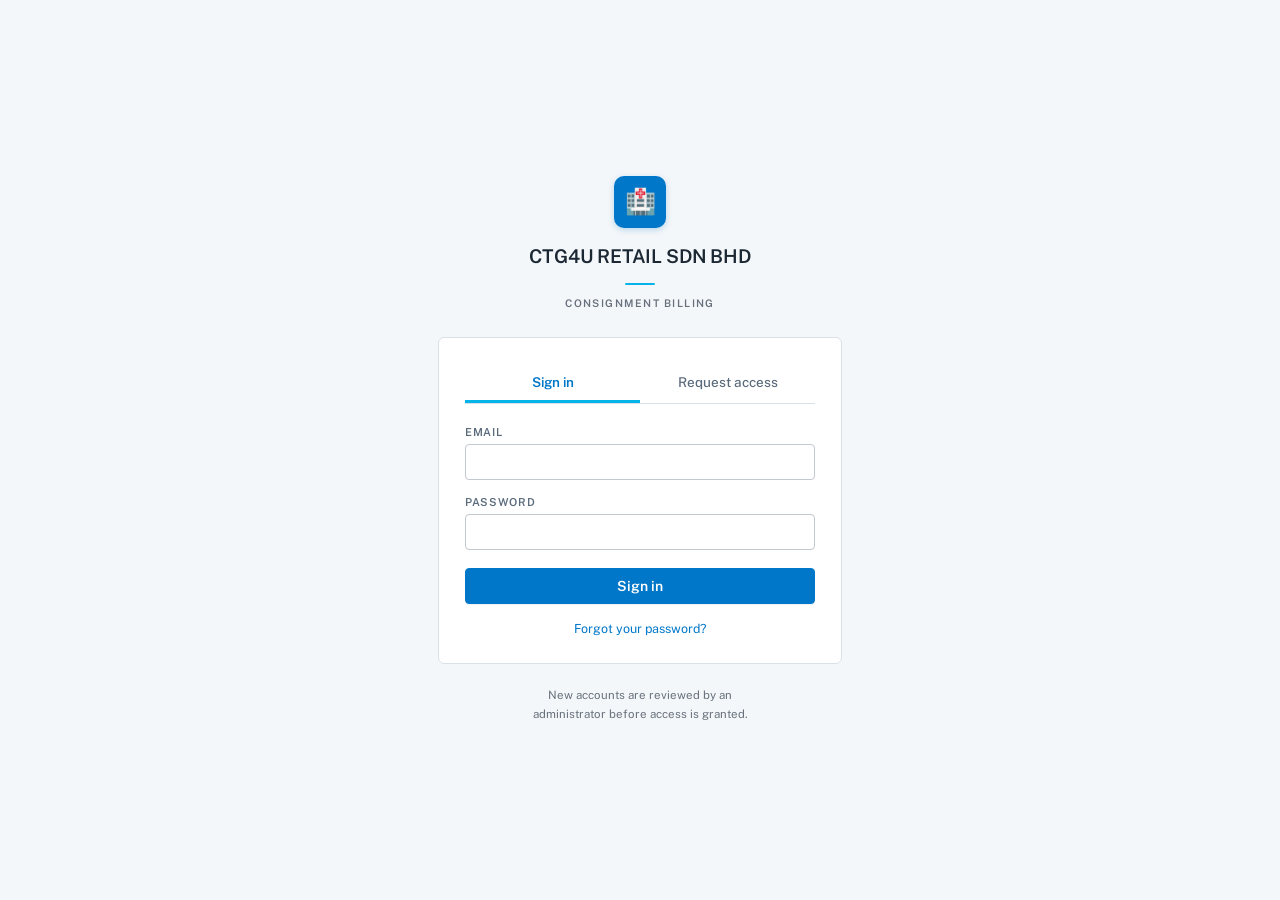
<file: index.html>
<!doctype html>
<html lang="en">
<head>
<meta charset="utf-8">
<meta name="viewport" content="width=device-width,initial-scale=1">
<meta name="robots" content="noindex,nofollow">
<title>CTG4U Consignment Billing</title>
<link rel="icon" href="data:image/svg+xml,<svg xmlns='http://www.w3.org/2000/svg' viewBox='0 0 32 32'><text y='26' font-size='26'>%F0%9F%8F%A5</text></svg>">
<link rel="preconnect" href="https://fonts.googleapis.com">
<link rel="preconnect" href="https://fonts.gstatic.com" crossorigin>
<link href="https://fonts.googleapis.com/css2?family=IBM+Plex+Mono:wght@400;500;600&family=Public+Sans:wght@400;500;600;700&display=swap" rel="stylesheet">
<link rel="stylesheet" href="assets/app.css?v=7382fe49a9">
<style>
/* Sign-in: a single card on the pale canvas, the way Xero opens. */
body{display:grid;place-items:center;min-height:100vh;padding:28px;background:var(--canvas)}
.auth{width:100%;max-width:404px}

.brand{text-align:center;margin-bottom:26px}
.brand .mark{
  width:52px;height:52px;border-radius:10px;margin:0 auto 14px;
  display:grid;place-items:center;font-size:25px;
  background:var(--blue);box-shadow:0 2px 6px #0077c840;
}
.brand h1{font-size:19px;font-weight:600;letter-spacing:-.01em}
.brand .rule{width:30px;height:2px;background:var(--cyan);border-radius:2px;margin:12px auto 11px}
.brand p{
  color:var(--tx3);font-size:10.5px;margin:0;
  text-transform:uppercase;letter-spacing:.14em;font-weight:600;
}

.auth .card{padding:26px 26px 24px;box-shadow:var(--shadow)}
.auth label{
  display:block;font:600 11px var(--sans);color:var(--tx2);
  text-transform:uppercase;letter-spacing:.06em;margin:0 0 6px;
}
.auth input{width:100%;margin-bottom:16px;padding:9px 12px;font-size:14px}
.auth button.btn{width:100%;padding:11px;font-size:14px;margin-top:2px}

.tabs{display:flex;gap:0;margin-bottom:22px;border-bottom:1px solid var(--line)}
.tabs button{
  flex:1;background:transparent;border:0;border-bottom:3px solid transparent;
  color:var(--tx2);font:500 13.5px var(--sans);padding:10px 8px;cursor:pointer;
  transition:color .14s,border-color .14s;
}
.tabs button:hover{color:var(--tx)}
.tabs button.on{color:var(--blue);font-weight:600;border-bottom-color:var(--cyan)}

.alt{text-align:center;margin-top:16px;font-size:12.5px}
.alt a{cursor:pointer;color:var(--blue);text-decoration:none}
.alt a:hover{color:var(--blue-dk);text-decoration:underline}

.foot{
  text-align:center;color:var(--tx3);font-size:11.5px;margin-top:22px;line-height:1.65;
  max-width:36ch;margin-left:auto;margin-right:auto;
}
</style>
</head>
<body>

<div class="auth">
  <div class="brand">
    <div class="mark">🏥</div>
    <h1>CTG4U RETAIL SDN BHD</h1>
    <div class="rule"></div>
    <p>Consignment Billing</p>
  </div>

  <div class="card">
    <div class="tabs">
      <button id="tSignIn" class="on" onclick="mode('in')">Sign in</button>
      <button id="tSignUp" onclick="mode('up')">Request access</button>
    </div>

    <form id="form" onsubmit="return false">
      <div id="nameWrap" style="display:none">
        <label for="fullName">Full name</label>
        <input type="text" id="fullName" autocomplete="name">
      </div>

      <label for="email">Email</label>
      <input type="email" id="email" autocomplete="username" required>

      <label for="password">Password</label>
      <input type="password" id="password" autocomplete="current-password" required>

      <button class="btn" id="go" type="submit">Sign in</button>
    </form>

    <div class="alt" id="altLine">
      <a onclick="forgot()">Forgot your password?</a>
    </div>
  </div>

  <div class="foot">
    New accounts are reviewed by an administrator before access is granted.
  </div>
</div>

<div id="toast"></div>

<script src="assets/supabase.min.js?v=a38f466463"></script>
<script src="assets/config.js?v=8e9d0c7c63"></script>
<script src="assets/db.js?v=55fc14fe33"></script>
<script>
var MODE = 'in';

function toast(msg, kind) {
  var d = document.createElement('div');
  d.className = kind || ''; d.textContent = msg;
  document.getElementById('toast').appendChild(d);
  setTimeout(function () { d.remove(); }, kind === 'bad' ? 9000 : 5000);
}

function mode(m) {
  MODE = m;
  document.getElementById('tSignIn').className = m === 'in' ? 'on' : '';
  document.getElementById('tSignUp').className = m === 'up' ? 'on' : '';
  document.getElementById('nameWrap').style.display = m === 'up' ? '' : 'none';
  document.getElementById('go').textContent = m === 'up' ? 'Request access' : 'Sign in';
  document.getElementById('password').autocomplete = m === 'up' ? 'new-password' : 'current-password';
  document.getElementById('altLine').style.display = m === 'up' ? 'none' : '';
}

function forgot() {
  var email = document.getElementById('email').value.trim();
  if (!email) { toast('Type your email address first', 'bad'); return; }
  DB.resetPassword(email).then(function () {
    toast('If that address has an account, a reset link is on its way.', 'ok');
  }, function (e) { toast(e.message, 'bad'); });
}

document.getElementById('form').onsubmit = function () {
  var email = document.getElementById('email').value.trim();
  var pw = document.getElementById('password').value;
  var name = document.getElementById('fullName').value.trim();
  var btn = document.getElementById('go');
  if (!email || !pw) { toast('Email and password are both needed', 'bad'); return false; }
  if (MODE === 'up' && pw.length < 8) { toast('Use at least 8 characters', 'bad'); return false; }

  btn.disabled = true;
  btn.textContent = MODE === 'up' ? 'Requesting…' : 'Signing in…';

  var p = MODE === 'up' ? DB.signUp(email, pw, name) : DB.signIn(email, pw);
  p.then(function (data) {
    if (MODE === 'up' && !(data.session)) {
      toast('Check your inbox to confirm the address, then ask an administrator to approve you.', 'ok');
      btn.disabled = false; btn.textContent = 'Request access';
      mode('in');
      return;
    }
    location.href = 'app.html';
  }, function (e) {
    toast(e.message || 'Could not sign in', 'bad');
    btn.disabled = false;
    btn.textContent = MODE === 'up' ? 'Request access' : 'Sign in';
  });
  return false;
};

// A session can arrive later than this line — restored from storage, or handed
// over by a confirmation link. Redirect whenever it appears, not only now.
if (DB.unconfigured) {
  document.getElementById('go').disabled = true;
} else {
  DB.onAuth(function (s) { if (s) location.href = 'app.html'; });
  DB.consumeUrlSession()
    .catch(function (e) {
      toast(e.message || 'That link is no longer valid — please sign in below.', 'bad');
    })
    .then(function () { return DB.session(); })
    .then(function (s) { if (s) location.href = 'app.html'; });
}
</script>
</body>
</html>
</file>
<file: assets/app.css>
/* ============================================================================
   CTG4U RETAIL — Consignment Billing
   Light interface, modelled on Xero's accounting UI.

   The conventions borrowed on purpose, because the operator moves between Xero
   and this all day and the two should not fight each other:
     · white panels on a pale grey canvas, separated by hairlines, not shadows
     · small 4px radii — Xero is square, not soft
     · one blue that means "action"; colour is never decoration
     · amounts set in the UI sans with TABULAR figures and right-aligned, the
       way Xero prints them, rather than in a monospace face
     · every control on the same 36px rhythm, so a button beside an input beside
       a select reads as one row rather than three heights
     · a visible focus ring on everything reachable by keyboard

   Public Sans carries the interface — a humanist sans in the same family of
   shapes as Xero Sans. IBM Plex Mono is kept only for document numbers and
   codes, where character-by-character reading matters.
   ========================================================================= */

:root{
  /* surfaces */
  --canvas:#f4f7f9;
  --surface:#ffffff;
  --surface-2:#fafbfc;
  --band:#f1f5f8;
  --line:#d9e1e8;
  --line-strong:#c1c9d0;
  --rule:#ebf0f4;

  /* type */
  --tx:#1b2733;
  --tx2:#5b6b7c;
  --tx3:#67707c;           /* Xero's neutral grey, darkened to clear AA at 11px */

  /* action + brand */
  --blue:#0077c8;
  --blue-dk:#00629f;
  --blue-dkr:#00507f;
  --blue-tint:#e8f3fb;
  --blue-ring:#0077c840;
  --cyan:#06b3e8;          /* Xero's published brand blue */

  /* semantics */
  --ok:#00a99d;      --ok-tx:#04796f;   --ok-bg:#00a99d14;
  --warn:#e8a33d;    --warn-tx:#8a5a0c; --warn-bg:#e8a33d1f;
  --bad:#d64545;     --bad-tx:#a82f2f;  --bad-bg:#d6454514;

  --sans:"Public Sans",-apple-system,"Segoe UI",Roboto,Helvetica,Arial,sans-serif;
  --mono:"IBM Plex Mono",ui-monospace,"Cascadia Mono",Consolas,monospace;
  --num:"Public Sans",-apple-system,"Segoe UI",Roboto,sans-serif;

  --r:4px;
  --r-lg:6px;
  --h:36px;                    /* the single control height everything sits on */
  --h-sm:28px;
  --shadow-lg:0 6px 20px -6px #1b273333;
  --lift:0 1px 0 #1b27330f;    /* the hairline under a button that gives it a body */
}

*{box-sizing:border-box}
html{-webkit-text-size-adjust:100%}

body{
  margin:0;
  background:var(--canvas);
  color:var(--tx);
  font:400 14px/1.5 var(--sans);
  -webkit-font-smoothing:antialiased;
}

h1,h2,h3{margin:0;font-weight:600;letter-spacing:-.005em;color:var(--tx)}
a{color:var(--blue);text-underline-offset:2px}
a:hover{color:var(--blue-dk)}

/* One focus treatment for everything reachable by keyboard. :focus-visible so a
   mouse click does not leave a ring behind, which is what Xero does too. */
:where(a,button,input,select,textarea,summary,[tabindex]):focus-visible{
  outline:2px solid var(--blue);
  outline-offset:2px;
  border-radius:var(--r);
}

.wrap{padding:0 24px 88px;margin-left:232px}

/* ------------------------------------------------------------------ header */

/* The blue rail: who you are and where you can go, the way Xero arranges them,
   so moving between the two applications all day does not mean re-learning the
   furniture.

   ONE ROW, and it has to stay one row. The first version spelled out the user's
   name and role and carried the period picker up here too; at 1440px that came
   to 1536px of content, so the whole right-hand group wrapped onto a second row
   and the role badge overflowed its own 32px pill. Xero keeps this side to
   icons for exactly this reason. The name now lives in the menu the avatar
   opens, and the period moved into the page header where it belongs - it is a
   parameter of the month being billed, not application chrome. */
/* With the sections gone to the rail, the bar carries only who and where -
   so it can be shallower, and fixed, because 48px of chrome that never scrolls
   away is cheaper than losing your place in a long settlement table. */
.topbar{
  position:fixed;top:0;left:0;right:0;z-index:40;
  background:var(--blue);color:#fff;
}
.tb{
  padding:0 20px;height:48px;
  display:flex;align-items:center;gap:14px;
}
.tb .mark{
  width:26px;height:26px;border-radius:var(--r);flex:none;display:grid;place-items:center;
  background:#fff;color:var(--blue-dk);font:700 9.5px var(--sans);letter-spacing:.02em;
}
/* the divider was separating the name from the menu that is no longer beside it */
.tb .org{font:600 14px var(--sans);color:#fff;white-space:nowrap}
.tbr{margin-left:auto;display:flex;align-items:center;gap:8px;position:relative}

/* ------------------------------------------------------------- account menu */

.ident{
  width:28px;height:28px;padding:0;border:0;border-radius:50%;cursor:pointer;
  background:transparent;display:grid;place-items:center;
  transition:box-shadow .14s;
}
.ident .av{
  width:28px;height:28px;border-radius:50%;display:grid;place-items:center;
  background:#fff;color:var(--blue-dk);font:700 11.5px var(--sans);
}
.ident:hover,.ident.on{box-shadow:0 0 0 2px #ffffff8c}
.ident:focus-visible{outline:2px solid #fff;outline-offset:2px}

.identmenu{
  position:absolute;right:0;top:38px;z-index:60;min-width:236px;
  background:var(--surface);color:var(--tx);
  border:1px solid var(--line);border-radius:var(--r-lg);
  box-shadow:0 10px 28px -8px #1b273336, 0 2px 6px -2px #1b273320;
  padding:14px;
}
.identmenu[hidden]{display:none}
.identmenu .im-hd b{display:block;font:600 13.5px var(--sans);line-height:1.3}
.identmenu .im-hd span{display:block;color:var(--tx3);font-size:12px;margin-top:2px;word-break:break-all}
.identmenu .im-role{margin:11px 0 13px}

/* --------------------------------------------------------------- navigation */

/* Ten sections stopped fitting a horizontal bar, and four of them are not
   peers of the other six at all - they are the four steps of one task. A rail
   can say that by grouping them, which a row of equal buttons cannot, and it
   has room to carry how far through the month-end you are. */
.rail{
  position:fixed;top:48px;left:0;bottom:0;width:232px;z-index:35;
  background:var(--surface);border-right:1px solid var(--line);
  overflow-y:auto;overscroll-behavior:contain;padding-bottom:24px;
}
#nav{display:flex;flex-direction:column}
.rail-g{
  padding:16px 20px 6px;font:600 10.5px var(--sans);
  text-transform:uppercase;letter-spacing:.07em;color:var(--tx3);
}
nav button{
  position:relative;display:flex;align-items:center;gap:12px;
  width:100%;height:36px;padding:0 20px;border:0;background:transparent;
  color:var(--tx);font:500 13.5px var(--sans);cursor:pointer;text-align:left;
  transition:background .14s,color .14s;
}
/* the indicator moves to the leading edge, which is where a vertical list is read */
nav button::after{
  content:'';position:absolute;left:0;top:6px;bottom:6px;width:3px;
  background:var(--blue);border-radius:0 2px 2px 0;
  transform:scaleX(0);transform-origin:left;transition:transform .18s ease;
}
nav button:hover{background:var(--surface-2)}
nav button.on{background:var(--blue-tint);color:var(--blue-dk);font-weight:600}
nav button.on::after{transform:scaleX(1)}
nav button:focus-visible{outline:2px solid var(--blue);outline-offset:-2px}

/* How far through the month-end this run is, set by renderSteps() from the same
   figures the old in-page rail was built from - so there is one answer, in one
   place, rather than two that can drift. Grey is not-yet-reached. */
.stp{
  width:18px;height:18px;flex:none;border-radius:50%;
  display:grid;place-items:center;
  font:700 10px var(--sans);background:var(--band);color:var(--tx3);
  transition:background .18s,color .18s;
}
.stp.done{background:var(--ok-tx);color:#fff}
.stp.now{background:var(--blue);color:#fff;box-shadow:0 0 0 3px #0077c826}

/* ------------------------------------------------------------- page heading */

/* Title, the sentence that says what this page is for, then the period and the
   page's own actions - all on one line, the way a Xero page states itself. */
header{background:var(--surface);border-bottom:1px solid var(--line);padding:22px 0 20px;
       margin:48px 0 0 232px}
.hd{
  padding:0 24px;
  display:flex;align-items:center;gap:20px;flex-wrap:wrap;
}
.hd-t{min-width:0;flex:1 1 380px}
.hd h1{font-size:26px;line-height:1.14;font-weight:700;letter-spacing:-.023em}
.hd .sub{color:var(--tx2);font-size:13px;margin-top:6px;max-width:78ch;line-height:1.55}
.spacer{flex:1}

.periodbox{
  display:flex;align-items:center;gap:9px;height:var(--h);
  background:var(--surface);border:1px solid var(--line);border-radius:var(--r);padding:0 4px 0 12px;
}
.periodbox label{
  font-size:11px;color:var(--tx3);text-transform:uppercase;
  letter-spacing:.06em;font-weight:600;white-space:nowrap;
}
.periodbox input{
  height:28px;padding:0 6px;font:500 13px var(--num);
  font-variant-numeric:tabular-nums;border:0;background:transparent;
}
.periodbox:focus-within{border-color:var(--blue);box-shadow:0 0 0 3px #0077c81f}

/* ------------------------------------------------------------------ panels */

.panel{display:none;padding-top:24px}
.panel.on{display:block;animation:rise .22s ease both}
@keyframes rise{from{opacity:0;transform:translateY(4px)}to{opacity:1;transform:none}}

.card{
  --cardpad:22px;                     /* the card's own inset, see .card>h2 */
  background:var(--surface);border:1px solid var(--line);border-radius:var(--r-lg);
  padding:20px var(--cardpad);margin-bottom:16px;
}
.card>.hint{color:var(--tx2);font-size:12.5px;margin-bottom:16px;max-width:84ch;line-height:1.6}

/* ===========================================================================
   Buttons
   Three ranks and nothing more: one primary per view, plain for everything
   else, danger only for what cannot be undone. All share the control height so
   they line up with inputs and selects on the same row.
   ======================================================================== */

button.btn{
  display:inline-flex;align-items:center;justify-content:center;gap:7px;
  height:var(--h);padding:0 16px;
  background:var(--blue);border:1px solid var(--blue);color:#fff;
  font:600 13.5px/1 var(--sans);letter-spacing:.002em;
  border-radius:var(--r);cursor:pointer;white-space:nowrap;
  box-shadow:var(--lift);
  transition:background .14s,border-color .14s,box-shadow .14s,transform .06s;
}
button.btn:hover{background:var(--blue-dk);border-color:var(--blue-dk)}
button.btn:active{background:var(--blue-dkr);border-color:var(--blue-dkr);box-shadow:none;transform:translateY(1px)}

/* plain: the default rank. Most buttons on a page should be this. */
button.btn.ghost{
  background:var(--surface);border-color:var(--line-strong);color:var(--tx);font-weight:500;
}
button.btn.ghost:hover{background:var(--band);border-color:#adb8c2}
button.btn.ghost:active{background:#e7edf2}

/* danger: voiding, disconnecting, anything that cannot be taken back */
button.btn.danger{background:var(--surface);border-color:#e3b4b4;color:var(--bad-tx);font-weight:500}
button.btn.danger:hover{background:var(--bad-bg);border-color:var(--bad);color:var(--bad-tx)}
button.btn.danger:active{background:#f6dcdc}

button.btn.sm{height:var(--h-sm);padding:0 11px;font-size:12.5px;gap:5px}
button.btn.wide{width:100%}

button.btn:disabled,
button.btn:disabled:hover{
  background:#eef1f4;border-color:#e2e7ec;color:#a3aeb9;
  cursor:not-allowed;box-shadow:none;transform:none;
}
button.btn.ghost:disabled,
button.btn.ghost:disabled:hover{background:var(--surface-2);color:#a3aeb9}

/* a button waiting on the network says so rather than looking dead */
button.btn[aria-busy="true"]{cursor:progress;opacity:.75}

.row{display:flex;gap:10px;flex-wrap:wrap;align-items:center}

/* ------------------------------------------------------------------ inputs */

select,input[type=text],input[type=number],input[type=month],input[type=date],
input[type=email],input[type=password],textarea{
  height:var(--h);
  background:var(--surface);border:1px solid var(--line-strong);color:var(--tx);
  border-radius:var(--r);padding:0 10px;font:400 13.5px var(--sans);max-width:100%;
  transition:border-color .14s,box-shadow .14s;
}
textarea{height:auto;padding:8px 10px;line-height:1.5}
select:hover,input:hover:not(:disabled){border-color:#adb8c2}
select:focus,input:focus,textarea:focus{
  outline:0;border-color:var(--blue);box-shadow:0 0 0 3px var(--blue-ring);
}
input[type=number],input[type=date],input[type=month]{font-variant-numeric:tabular-nums}
input::placeholder{color:var(--tx3)}
input:disabled,select:disabled{background:var(--surface-2);color:var(--tx3);cursor:not-allowed}

/* a select should not look like a text box it is not */
select{
  appearance:none;padding-right:30px;cursor:pointer;
  background-image:url("data:image/svg+xml,%3Csvg xmlns='http://www.w3.org/2000/svg' width='10' height='6'%3E%3Cpath d='M1 1l4 4 4-4' fill='none' stroke='%235b6b7c' stroke-width='1.6' stroke-linecap='round'/%3E%3C/svg%3E");
  background-repeat:no-repeat;background-position:right 11px center;
}
/* inside a dense table the controls shrink to fit the row */
td select,td input[type=text]{height:var(--h-sm);font-size:13px}

input[type=checkbox]{
  width:16px;height:16px;accent-color:var(--blue);cursor:pointer;margin:0;vertical-align:-2px;
}

/* ------------------------------------------------------------------- upload */

/* A 48px-tall dashed void is a lot of page spent saying "nothing here yet".
   Tightened, given a mark to aim at, and lifted on hover so it reads as a
   target rather than a placeholder. */
.drop{
  border:1.5px dashed var(--line-strong);border-radius:var(--r-lg);
  padding:30px 22px;text-align:center;color:var(--tx2);cursor:pointer;background:var(--surface-2);
  transition:border-color .16s,background .16s,color .16s,box-shadow .16s;
}
.drop::before{
  content:'';display:block;width:38px;height:38px;margin:0 auto 12px;border-radius:var(--r);
  background:var(--blue-tint);border:1px solid #0077c833;
  /* an upward arrow into a tray, drawn rather than fetched */
  background-image:
    linear-gradient(var(--blue),var(--blue)),
    linear-gradient(var(--blue),var(--blue)),
    linear-gradient(var(--blue),var(--blue));
  background-repeat:no-repeat;
  background-size:2px 13px, 9px 2px, 14px 2px;
  background-position:center 11px, center 11px, center 26px;
  transition:background-color .16s,border-color .16s;
}
.drop:hover,.drop.hot{box-shadow:0 6px 18px -10px #0077c866}
.drop:hover,.drop.hot{border-color:var(--blue);background:var(--blue-tint);color:var(--tx)}
.drop b{display:block;font:600 16px/1.3 var(--sans);color:var(--tx);margin-bottom:6px}

/* ------------------------------------------------------------------- tables */

table{width:100%;border-collapse:collapse;font-size:13.5px}
th{
  text-align:left;color:var(--tx2);font:600 10.5px var(--sans);
  text-transform:uppercase;letter-spacing:.07em;
  padding:10px 14px;border-bottom:1px solid var(--line-strong);white-space:nowrap;
  background:var(--band);
}
/* Sticky only where there is something to stick to: a th at top:0 with no
   scrolling ancestor pins itself to the window instead, and rides down the
   page over whatever follows. */
.scroll th{position:sticky;top:0;z-index:2}
td{padding:11px 14px;border-bottom:1px solid var(--rule);vertical-align:top}
tbody tr:last-child td,table tr:last-child td{border-bottom:0}
tr:hover td{background:var(--surface-2)}
/* Xero prints amounts in the text face, tabular and right-aligned */
.num{
  text-align:right;font-family:var(--num);font-variant-numeric:tabular-nums;
  white-space:nowrap;font-feature-settings:"tnum" 1;
}

/* A stock line below zero is a physical impossibility - more went out than ever
   came in - so it is the one row on the page that must be found without reading
   every number. Both the stock table and the movement report were already
   setting this class on such a row; nothing had ever styled it, so the one row
   that matters looked exactly like the rest. */
/* A row worth a second look, short of being wrong. The fee-base table marks a
   brand owner charged on fewer open shops than had sales - a shop cannot sell
   while shut, so it is either a stale count or three shops that closed mid
   period, and only the operator can say which. Styled at the same time as the
   class was introduced: the note below records what happens when it is not. */
tr.warn td{background:var(--warn-bg);color:var(--warn-tx)}
tr.warn:hover td{background:#f6e6cc}
tr.warn td:first-child{box-shadow:inset 3px 0 0 var(--warn)}
tr.warn td.num{color:var(--warn-tx);font-weight:600}
tr.bad td{background:var(--bad-bg);color:var(--bad-tx)}
tr.bad:hover td{background:#f6dcdc}
tr.bad td:first-child{box-shadow:inset 3px 0 0 var(--bad)}
tr.bad td.num{color:var(--bad-tx);font-weight:600}
th.num{text-align:right}
/* The page reaches the window edge; a table does not. Past about 1400px the
   eye has to travel too far from a pharmacy's name to its amount, and on a
   reconciliation screen that is how you read the wrong row. The cap sits on the
   wrapper rather than the table so a table that genuinely needs more width
   still scrolls inside this window, instead of compressing its columns into
   wrapped text. */
.scroll{
  max-height:470px;max-width:1400px;overflow:auto;
  border:1px solid var(--line);border-radius:var(--r);background:var(--surface);
}
.card>table{max-width:1400px}
.scroll::-webkit-scrollbar{width:11px;height:11px}
.scroll::-webkit-scrollbar-thumb{background:#c9d4dd;border-radius:8px;border:3px solid var(--surface)}
.scroll::-webkit-scrollbar-thumb:hover{background:#adbcc9}

/* --------------------------------------------------------------- indicators */

.chip{
  display:inline-flex;align-items:center;gap:6px;height:var(--h-sm);
  background:var(--surface);border:1px solid var(--line);
  border-radius:14px;padding:0 12px;font-size:12.5px;margin:0 7px 7px 0;color:var(--tx2);
}
.chip b{font-variant-numeric:tabular-nums;color:var(--tx)}
.chip.ok{border-color:#00a99d66;background:var(--ok-bg);color:var(--ok-tx)}
.chip.ok b{color:var(--ok-tx)}
.chip.warn{border-color:#e8a33d66;background:var(--warn-bg);color:var(--warn-tx)}
.chip.warn b{color:var(--warn-tx)}
.chip.bad{border-color:#d6454566;background:var(--bad-bg);color:var(--bad-tx)}
.chip.bad b{color:var(--bad-tx)}

.badge{
  display:inline-block;padding:2px 8px;border-radius:var(--r);
  font:600 11px/1.45 var(--sans);background:#eef2f5;color:var(--tx2);
}
.badge.bad{background:var(--bad-bg);color:var(--bad-tx)}
.badge.warn{background:var(--warn-bg);color:var(--warn-tx)}
.badge.ok{background:var(--ok-bg);color:var(--ok-tx)}
.badge.info{background:var(--blue-tint);color:var(--blue-dk)}

.st{
  display:inline-block;padding:3px 9px;border-radius:var(--r);
  font:700 10px/1.4 var(--sans);text-transform:uppercase;letter-spacing:.06em;
}
.st.draft{background:var(--warn-bg);color:var(--warn-tx)}
.st.final{background:var(--ok-bg);color:var(--ok-tx)}
.st.void{background:var(--bad-bg);color:var(--bad-tx)}

.ro{
  display:inline-block;padding:2px 7px;border-radius:var(--r);
  font:700 9px/1.5 var(--sans);letter-spacing:.08em;text-transform:uppercase;
}
.ro.admin{background:var(--blue-tint);color:var(--blue-dk)}
.ro.staff{background:#13b5ea1f;color:#0b7ea3}
.ro.viewer{background:#eef2f5;color:var(--tx2)}
.ro.pending{background:var(--warn-bg);color:var(--warn-tx)}

.note{
  border-left:3px solid var(--blue);background:var(--blue-tint);
  padding:11px 15px;border-radius:0 var(--r) var(--r) 0;
  font-size:12.5px;line-height:1.6;color:var(--tx2);margin:14px 0;
}
.note.warn{border-color:var(--warn);background:#fdf6ea}
.note b{color:var(--tx);font-weight:600}

/* ------------------------------------------------------------------- layout */

.grid{display:grid;gap:14px}
.g2{grid-template-columns:repeat(auto-fit,minmax(340px,1fr))}
.g3{grid-template-columns:repeat(auto-fit,minmax(236px,1fr))}

/* A row of small figures at the top of a panel.
   Emitted by every view on the Stock tab and never given a rule, so five KPI
   tiles stacked into a column of full-width cards a screen and a half tall.
   Found by photographing the page rather than by reading it - the same class of
   bug as tr.bad, and in the same feature. */
.kpis{display:grid;gap:12px;grid-template-columns:repeat(auto-fit,minmax(150px,1fr))}

/* A brand-owner heading inside a data table, and a totals row under one. Both
   are set by the delivery, GRN, movement and stock screens; only the printed
   documents had ever styled them, in their own stylesheet. */
tr.grp td{
  padding-top:14px;font:600 10.5px var(--sans);text-transform:uppercase;
  letter-spacing:.06em;color:var(--blue-dk);border-bottom:1px solid var(--rule);
  background:var(--surface);
}
tr.tt td{
  border-top:1.5px solid var(--line-strong);border-bottom:0;
  font-weight:700;background:var(--surface-2);
}
tr:hover td.chk,tr.tt:hover td{background:var(--surface-2)}

/* The expanded movement trail under a stock row. It carries a table of its own,
   so it takes the panel's own ground rather than the row-hover tint that would
   otherwise follow the cursor across it. */
tr.ledrow>td{background:var(--surface-2);padding:0 14px}
tr.ledrow:hover>td{background:var(--surface-2)}
tr.ledrow th{position:static;background:transparent;border-bottom:1px solid var(--line)}

/* ------------------------------------------------------------ league table */

/* Each row is drawn against the LEADER, not against the total: the question is
   "who is biggest", and the eye compares two lengths far better than it compares
   two percentages. The percentage of total is still printed, for the answer the
   bar cannot give. */
.bar{
  margin-top:7px;height:4px;border-radius:3px;background:var(--rule);
  overflow:hidden;display:block;
}
.bar i{display:block;height:100%;background:var(--blue);border-radius:3px}

.kpi{background:var(--surface);border:1px solid var(--line);border-radius:var(--r);padding:13px 15px 14px}
.kpi .l{font:600 11px var(--sans);color:var(--tx3);text-transform:uppercase;letter-spacing:.06em}
.kpi .v{
  font:600 24px/1.12 var(--num);font-variant-numeric:tabular-nums;
  margin-top:6px;letter-spacing:-.018em;color:var(--tx);
}
.kpi.accent{border-color:#0077c84d;background:var(--blue-tint)}
.kpi.accent .v{color:var(--blue-dk)}
/* A settings field is a kpi with a control in it. Four of these sit in a row and
   one caption in four wraps to two lines - so the card is a column with the
   control pinned to the bottom, and the row keeps one control height. */
label.kpi,.kpi:has(input),.kpi:has(select){
  display:flex;flex-direction:column;justify-content:space-between;
}
.kpi input,.kpi select{margin-top:2px}
.kpi .l{min-height:2.6em}
label.kpi{cursor:pointer}
label.kpi:hover{border-color:var(--line-strong)}

/* the settlement extract, set the way the printed statement is */
.recon{width:100%;font-size:13.5px}
.recon td{padding:6px 0;border:0;color:var(--tx2)}
.recon td.num{font-family:var(--num);font-variant-numeric:tabular-nums;color:var(--tx)}
.recon tr.sub td{border-top:1px solid var(--line);font-weight:600;padding-top:8px;color:var(--tx)}
.recon tr.tot td{
  border-top:2px solid var(--tx);border-bottom:3px double var(--tx);
  font-weight:700;font-size:16px;color:var(--tx);padding:9px 0;
}
.recon tr.tot td:first-child{font-size:13px;text-transform:uppercase;letter-spacing:.04em}
.recon .neg{color:var(--bad)}

.mut{color:var(--tx3);font-size:11.5px}
.mono{font-family:var(--mono);font-variant-numeric:tabular-nums;font-size:.94em}

details{border-top:1px solid var(--rule);margin-top:10px}
details>summary{
  cursor:pointer;color:var(--blue);font-size:12.5px;padding:9px 0;user-select:none;
  font-weight:500;list-style:none;
}
details>summary::-webkit-details-marker{display:none}
details>summary::before{content:'▸ ';display:inline-block;transition:transform .15s}
details[open]>summary::before{content:'▾ '}
details>summary:hover{color:var(--blue-dk)}

/* -------------------------------------------------------------------- toast */

#toast{position:fixed;right:20px;bottom:20px;z-index:99;display:flex;flex-direction:column;gap:9px}
#toast div{
  background:var(--surface);border:1px solid var(--line);border-left:3px solid var(--blue);
  padding:12px 16px;border-radius:var(--r);font-size:13px;line-height:1.5;
  box-shadow:var(--shadow-lg);max-width:420px;color:var(--tx);
  animation:slidein .22s ease both;
}
@keyframes slidein{from{opacity:0;transform:translateX(12px)}to{opacity:1;transform:none}}
#toast div.ok{border-left-color:var(--ok)}
#toast div.bad{border-left-color:var(--bad)}

/* ------------------------------------------------------------- write access */

/* Specificity, not order. `.ro-only` is (0,1,0) and `button.btn` is (0,1,1),
   so the button rule won and every write button stayed visible to a read-only
   account - which then had them refused on click. Stated as "hidden unless you
   may write", which is both what it means and (0,2,0). */
:where(body):not(.can-write) .ro-only{display:none}
.ro-only{display:inline-flex}
body.readonly input,body.readonly select,body.readonly textarea{pointer-events:none;opacity:.6}

/* Nine menu items and a company name stop fitting well before the phone
   breakpoint, so the rail is allowed to scroll sideways rather than wrap - the
   height of the bar stays fixed and predictable, which is what makes the rest
   of the page line up. */
@media (max-width:1180px){
  .tb{gap:12px}
  .rail{width:200px}
  header,.wrap{margin-left:200px}
  nav button{padding:0 16px;gap:10px}
  .rail-g{padding-left:16px;padding-right:16px}
}
/* Below this the rail costs more width than it earns, so it lies down and
   becomes the row it used to be - scrolling sideways rather than wrapping, so
   the height of the chrome stays fixed and the page below it still lines up. */
@media (max-width:860px){
  .rail{
    position:static;width:auto;margin-top:48px;bottom:auto;
    border-right:0;border-bottom:1px solid var(--line);padding-bottom:0;
    overflow-x:auto;scrollbar-width:none;
  }
  .rail::-webkit-scrollbar{display:none}
  #nav{flex-direction:row;align-items:stretch}
  .rail-g{display:none}
  nav button{width:auto;white-space:nowrap;height:44px;padding:0 14px}
  nav button::after{left:7px;right:7px;top:auto;bottom:0;width:auto;height:3px;border-radius:2px 2px 0 0}
  header{margin:0}
  .wrap{margin-left:0}
}
@media (max-width:720px){
  .wrap,.hd,.tb{padding-left:15px;padding-right:15px}
  .tb .org{font-size:13px}
  .hd{gap:14px}
  .hd h1{font-size:21px}
  .hd .sub{font-size:12.5px}
  .card{--cardpad:16px;padding-top:16px;padding-bottom:16px}
  .kpi .v{font-size:20px}
  button.btn{padding:0 13px}
}

@media (prefers-reduced-motion:reduce){
  *,*::before,*::after{animation-duration:.01ms !important;transition-duration:.01ms !important}
}

/* ===================================================== the Xero page pattern

   Xero states the page, puts its actions on the same line at the right, and
   then gives you panels. Every panel opens with a titled band and closes, when
   it has something to do, with a footer of buttons. Copying that shape is the
   whole point: the operator moves between the two applications all day, and a
   layout they already read fluently costs them nothing to learn here.        */

.hd .actions{margin-left:auto;display:flex;align-items:center;gap:9px;flex-wrap:wrap}

/* a titled band, so a panel announces itself the way a Xero panel does */
.card>h2{
  font-size:14.5px;font-weight:600;letter-spacing:-.008em;
  /* the band spans the card, so it gives back exactly what the card pads -
     one number, which is why it cannot go out of step again */
  margin:-2px calc(var(--cardpad) * -1) 14px;padding:0 var(--cardpad) 13px;
  border-bottom:1px solid var(--rule);
}
.card>h2+.hint{margin-top:-6px}

/* The same band, for a card whose title shares its row with buttons.
 *
 * `.card>h2` is a direct-child rule, so a heading wrapped in a header row fell
 * through it to the browser's default - 21px, unbanded, next to a 14.5px banded
 * title on the same screen. Three cards were built that way and all three read
 * as though they belonged to a different application.
 *
 * The row takes the band because the row is what spans the card; the heading
 * inside it takes the typography. Marked with a class rather than matched with
 * :has(), so what is happening is legible at the call site. */
.card>.hdrow{
  margin:-2px calc(var(--cardpad) * -1) 14px;padding:0 var(--cardpad) 13px;
  border-bottom:1px solid var(--rule);
}
.card>.hdrow h2{
  font-size:14.5px;font-weight:600;letter-spacing:-.008em;margin:0;
}
.card>.hdrow+.hint{margin-top:-6px}

/* ------------------------------------------------- business-overview cards */

/* The dashboard tile: title and a kebab, a pair of figures reading as one
   sentence, room for a chart, then the actions. Same anatomy as the cards on
   Xero's own home page. */
/* Two to a row on a laptop, three on a wide monitor. A tile holds two figures
   side by side with a rule between them, and below about 460px of card that
   pairing starts to crush - the numbers are the point of the page, so the grid
   yields before they do. */
.xgrid{display:grid;gap:16px;grid-template-columns:repeat(auto-fit,minmax(min(100%,460px),1fr))}
.xcard{
  background:var(--surface);border:1px solid var(--line);border-radius:var(--r-lg);
  display:flex;flex-direction:column;overflow:hidden;
}
/* Same band a .card gets, so a dashboard tile and a page panel are visibly the
   same kind of object. */
.xcard>.xh{padding:15px 18px 12px;border-bottom:1px solid var(--rule)}
.xcard>.xh h3{font-size:15px;font-weight:600;letter-spacing:-.005em}
.xcard>.xb{padding:16px 18px 18px;flex:1}
.xcard>.xf{
  border-top:1px solid var(--rule);padding:12px 18px;
  display:flex;gap:9px;flex-wrap:wrap;
}

/* two figures side by side, divided, each with its caption underneath */
.figs{display:flex;gap:0;align-items:stretch}
.figs>div{flex:1;padding-right:18px}
.figs>div+div{border-left:1px solid var(--rule);padding-left:18px;padding-right:0}
.fig{
  font:600 27px/1.12 var(--sans);color:var(--tx);
  font-variant-numeric:tabular-nums;letter-spacing:-.024em;
}
.fig.sm{font-size:20px}
.figcap{color:var(--blue);font-size:12.5px;margin-top:5px}
.figcap.plain{color:var(--tx3)}

/* an empty panel should say what would fill it, centred, the way Xero does */
.empty{text-align:center;padding:34px 18px;color:var(--tx2)}
.empty b{display:block;color:var(--tx);font-size:14px;margin-bottom:6px;font-weight:600}
.empty p{font-size:12.5px;line-height:1.65;max-width:46ch;margin:0 auto}

/* the ranked list inside a tile: name, bar, figure - no table furniture */
/* Rank, name, amount - and one bar under the name doing the comparing. Anything
   more per row and a league table stops reading as a ranking. */
.ranks{display:flex;flex-direction:column;gap:14px}
.rankrow{display:grid;grid-template-columns:16px 1fr auto;gap:12px;align-items:baseline}
.rankrow .n{font:500 12px var(--num);color:var(--tx3);font-variant-numeric:tabular-nums}
.rankrow .nm{font-size:13.5px;color:var(--tx);line-height:1.3;min-width:0}
.rankrow .amt{
  font:600 13.5px var(--sans);color:var(--tx);
  font-variant-numeric:tabular-nums;text-align:right;white-space:nowrap;
}

/* ------------------------------------------------------------------ the map */

/* Reading the shading off a bar, instead of hovering every state to find out
   what its colour was worth. */
.mapscale{display:grid;grid-template-columns:auto 1fr;grid-template-areas:"cap bar" ". tks";
  gap:6px 12px;align-items:center;margin-top:14px;max-width:520px}
.mapscale .cap{grid-area:cap;font-size:11px;text-transform:uppercase;letter-spacing:.06em;color:var(--tx3)}
.mapscale .bar{grid-area:bar;height:9px;border-radius:var(--r);border:1px solid var(--line)}
.mapscale .tk{grid-area:tks;font-size:11px;color:var(--tx2);font-variant-numeric:tabular-nums;
  justify-self:end}
/* The zero tick is the one straight after the bar. :first-of-type counted
   SPANS, and .cap is a span too, so it matched the caption and no tick ever
   got start-aligned - the two end labels piled up on the right. */
.mapscale .bar+.tk{justify-self:start}
.mapscale .tk.mid{justify-self:center}
.mapscale .tk,.mapscale .tk.mid{grid-row:2;grid-column:2}

.maplegend{display:flex;gap:26px;margin-top:16px;flex-wrap:wrap;align-items:flex-start}
.mlist{display:flex;flex-direction:column;gap:7px;min-width:220px}
.mlrow{display:flex;align-items:center;gap:10px;font-size:12.5px;color:var(--tx)}
.mlrow .sw{width:14px;height:14px;border-radius:3px;background:var(--blue);flex:none}
.mlrow .nm{flex:1}
.mlrow .amt{font-weight:600;font-variant-numeric:tabular-nums}
.mnote{flex:1;min-width:280px;font-size:12.5px;line-height:1.6;color:var(--tx2);max-width:70ch}
.mnote b{color:var(--tx);font-weight:600}

@media (max-width:720px){
  .maplegend{gap:16px}
  .mlist{min-width:0;width:100%}
}

/* ------------------------------------------------------- movers and dormancy */

/* Bars run out from a shared centre so a fall reads as a fall, not as a number
   with a minus in front of it. */
.mvhd{
  font:600 10.5px var(--sans);letter-spacing:.12em;text-transform:uppercase;
  color:var(--ok-tx);margin:4px 0 10px;
}
.mvhd.dn{color:var(--bad-tx);margin-top:20px}
.mv{display:grid;grid-template-columns:1fr 96px 104px;gap:12px;align-items:center;margin-bottom:9px}
.mv .who{font-size:13px;color:var(--tx);line-height:1.25;min-width:0}
.mv .who small{display:block;color:var(--tx3);font-size:11px;margin-top:1px}
.mv .tr{height:6px;border-radius:3px;background:var(--rule);overflow:hidden;display:flex}
.mv.up .tr{justify-content:flex-start}
.mv.dn .tr{justify-content:flex-end}
.mv .tr i{display:block;height:100%;border-radius:3px}
.mv.up .tr i{background:var(--ok)}
.mv.dn .tr i{background:var(--bad)}
.mv .dv{
  text-align:right;font:600 13px var(--sans);font-variant-numeric:tabular-nums;
  white-space:nowrap;
}
.mv.up .dv{color:var(--ok-tx)}
.mv.dn .dv{color:var(--bad-tx)}
.mv .dv small{display:block;font-weight:400;font-size:11px;color:var(--tx3)}

/* ------------------------------------------------------------ brand coverage */

/* The cell is a count, not a total: how many of a state's pharmacies carry the
   brand. Colouring by sales would have made a big state dark everywhere and
   hidden the empty cells, which are the only part worth acting on. */
.cvt th.cv,.cvt td.cv{text-align:center;width:38px;padding-left:4px;padding-right:4px}
.cvt th.cv{font-size:9.5px;letter-spacing:.02em;writing-mode:vertical-rl;transform:rotate(180deg);height:74px}
.cvt td.cv{font:600 12px var(--num);font-variant-numeric:tabular-nums}
.cvt td.c0{background:var(--surface-2);color:transparent}
.cvt td.c1{background:#0077c81f;color:var(--tx2)}
.cvt td.c2{background:#0077c840;color:var(--tx)}
.cvt td.c3{background:#0077c870;color:#fff}
.cvt td.c4{background:var(--blue);color:#fff}
.cvkey{display:flex;align-items:center;gap:6px;margin-top:12px;font-size:11.5px;color:var(--tx3)}
.cvkey i{width:20px;height:12px;border-radius:2px;display:inline-block}
.cvkey i.c0{background:var(--surface-2);border:1px solid var(--line)}
.cvkey i.c1{background:#0077c81f}
.cvkey i.c2{background:#0077c840}
.cvkey i.c3{background:#0077c870}
.cvkey i.c4{background:var(--blue)}

/* ---------------------------------------------------------------- income mix */

.imchart{display:flex;align-items:flex-end;gap:14px;height:190px;padding-top:8px}
.imcol{flex:1;display:flex;flex-direction:column;justify-content:flex-end;height:100%;min-width:0}
.imstack{
  display:flex;flex-direction:column;border-radius:var(--r) var(--r) 0 0;overflow:hidden;
  min-height:4px;
}
.imstack i{display:block;width:100%}
.imstack i.a{background:var(--blue)}
.imstack i.b{background:var(--cyan)}
.imstack i.c{background:#9ed8f2}
.imv{
  font:600 11.5px var(--num);font-variant-numeric:tabular-nums;color:var(--tx);
  text-align:center;margin-top:7px;
}
.iml{font-size:10.5px;color:var(--tx3);text-align:center;margin-top:1px;
     white-space:nowrap;overflow:hidden;text-overflow:ellipsis}
.imkey{display:flex;gap:18px;margin-top:14px;flex-wrap:wrap;font-size:12px;color:var(--tx2)}
.imkey span{display:flex;align-items:center;gap:7px}
.imkey i{width:11px;height:11px;border-radius:2px}
.imkey i.a{background:var(--blue)}
.imkey i.b{background:var(--cyan)}
.imkey i.c{background:#9ed8f2}

/* --------------------------------------------------- the commercial panels */

/* A rate that has crossed into "the brand owner will notice" gets the warning
   colour. It is a threshold, not a gradient: either it is worth a conversation
   or it is not. */
.rankrow .bar i.hot{background:var(--warn)}
.rankrow .amt.hot{color:var(--warn-tx)}

.note.bad{
  border-left:3px solid var(--bad);background:var(--bad-bg);
  padding:14px 16px;border-radius:0 var(--r) var(--r) 0;font-size:13px;line-height:1.6;
}
.note.bad b{color:var(--bad-tx)}

/* ------------------------------------------------------------- sparklines */

/* Each line on its own scale, so a small project falling away reads as loudly
   as a large one. The absolute size is the figure beside it, not the height. */
.spks{display:flex;flex-direction:column;gap:2px}
.spk{
  display:grid;grid-template-columns:1fr 132px 76px;gap:12px;align-items:center;
  padding:6px 0;border-bottom:1px solid var(--rule);color:var(--tx3);
}
.spk:last-child{border-bottom:0}
.spk .nm{
  font-size:12.5px;color:var(--tx);line-height:1.25;min-width:0;
  overflow:hidden;text-overflow:ellipsis;white-space:nowrap;
}
.spk svg{display:block;width:100%;height:34px;overflow:visible}
.spk .v{
  font:600 12.5px var(--sans);font-variant-numeric:tabular-nums;
  text-align:right;color:var(--tx);
}
.spk.up{color:var(--ok)}
.spk.dn{color:var(--bad)}
.spk.flat{color:var(--tx3)}

@media (max-width:560px){
  .spk{grid-template-columns:1fr 88px 62px;gap:8px}
}

/* ------------------------------------------------------- the split map */

/* Two frames rather than one country. Peninsular Malaysia holds 73% of the
   pharmacies in 24% of the canvas width, and a quarter of the single-frame
   picture was open sea, so the halves are cropped and scaled separately. The
   difference in scale is stated on the figure; what does NOT differ is what a
   circle's size means, which is corrected per panel in the renderer. */
.mapsplit{display:flex;gap:18px;align-items:stretch;flex-wrap:wrap}
.mapsplit .mp{
  margin:0;flex:1;min-width:220px;display:flex;flex-direction:column;
  background:var(--surface-2);border:1px solid var(--rule);
  border-radius:var(--r);padding:12px 12px 0;
}
.mapsplit .mp svg{display:block;width:100%;height:auto;flex:1}
.mapsplit .mp figcaption{
  font:600 10.5px var(--sans);letter-spacing:.09em;text-transform:uppercase;
  color:var(--tx3);text-align:center;padding:9px 0 11px;
}

/* the size key: a circle's area is the only thing carrying the amount, so the
   amounts have to be shown against real circles rather than described */
.dotkey{
  display:flex;align-items:center;gap:9px;margin-top:14px;flex-wrap:wrap;
  font-size:11.5px;color:var(--tx3);
}
.dotkey i{
  display:inline-block;border-radius:50%;background:var(--blue-dk);opacity:.62;
  border:1px solid #fff;flex:none;
}
.dotkey b{font:500 11.5px var(--num);font-variant-numeric:tabular-nums;
          color:var(--tx2);margin-right:6px}

/* ---------------------------------------------------- dashboard sections */

/* Thirteen panels with nothing between them is a wall. These are the four
   questions the page answers, in the order they get asked. */
.dsec{
  display:flex;align-items:baseline;gap:12px;
  margin:26px 0 14px;padding-bottom:9px;border-bottom:1px solid var(--line);
}
.dsec:first-child{margin-top:0}
.dsec h2{
  font:600 12px var(--sans);letter-spacing:.12em;text-transform:uppercase;
  color:var(--tx2);margin:0;
}
.dsec p{margin:0;font-size:12.5px;color:var(--tx3);flex:1;min-width:0}

/* ----------------------------------------------------- numbered map pins */

/* Sixty-two pharmacy names will not fit on this map - the average name is 22
   characters and the peninsula panel is 488px wide - but sixty-two two-digit
   numbers fit inside circles that are already being drawn. The names go in the
   index below, and the number is the join between the two. */
.pin{cursor:default}
.pin .spot{
  fill:var(--blue-dk);fill-opacity:.72;stroke:#fff;
  transition:fill-opacity .14s;
}
.pin .pinno{
  fill:#fff;text-anchor:middle;font-family:var(--num);font-weight:600;
  font-variant-numeric:tabular-nums;pointer-events:none;user-select:none;
}
.pin:hover .spot{fill-opacity:1}
/* the leader keeps a ring rather than a different colour: same kind of thing,
   just the largest one */
.pin.top .spot{fill-opacity:1;stroke:var(--cyan);stroke-width:2.4}

/* The callout naming the best region.
   These were written as `.mymap .leadline` and nothing has ever carried the
   class `mymap` - the split map renders into `.mapsplit .mp svg`. So the rules
   never matched: the connector line had no stroke and was therefore invisible,
   and the label sat on no background at all. Rescoped to the marks themselves,
   which is what the renderer sets.

   Amber rather than a deeper blue, because the blue is already carrying the
   amount and a "darkest blue plus" reads as more sales rather than as the
   answer to a different question. */
.mapsplit .st.lead{filter:drop-shadow(0 0 2px rgba(200,121,26,.35))}
.mapsplit .leadline{stroke:#c8791a;stroke-opacity:.85;stroke-linecap:round}
.mapsplit .leaddot{fill:#c8791a}
.mapsplit .leadlab rect{fill:#fffaf2;stroke:#e0b27a}
.mapsplit .leadlab .l1{fill:#8a520d;font-weight:700;letter-spacing:.03em}
/* #a2691f read as 4.42:1 on the label ground, which is under AA for text this
   size - it is a figure the operator is meant to read, not a decoration. */
.mapsplit .leadlab .l2{fill:#8f5a15;font-variant-numeric:tabular-nums}

.mapindex{margin-top:16px;border-top:1px solid var(--rule);padding-top:13px}
.mapindex summary{
  cursor:pointer;font:600 11px var(--sans);letter-spacing:.09em;
  text-transform:uppercase;color:var(--tx3);
}
.mapindex summary:focus-visible{outline:2px solid var(--blue);outline-offset:2px;border-radius:var(--r)}
.mixlist{
  list-style:none;counter-reset:pin;margin:14px 0 0;padding:0;
  columns:3;column-gap:26px;
}
.mixlist li{
  counter-increment:pin;break-inside:avoid;
  display:grid;grid-template-columns:22px 1fr auto;gap:8px;align-items:baseline;
  padding:3px 0;font-size:12px;line-height:1.35;
}
.mixlist li::before{
  content:counter(pin);
  font:600 10.5px var(--num);color:#fff;background:var(--blue-dk);
  border-radius:3px;text-align:center;padding:1px 0;font-variant-numeric:tabular-nums;
}
.mixlist .nm{color:var(--tx);overflow:hidden;text-overflow:ellipsis;white-space:nowrap}
.mixlist .tw{display:none}
.mixlist .am{font:500 11.5px var(--num);color:var(--tx2);font-variant-numeric:tabular-nums}

@media (max-width:900px){ .mixlist{columns:2} }
@media (max-width:560px){ .mixlist{columns:1} }
</file>
